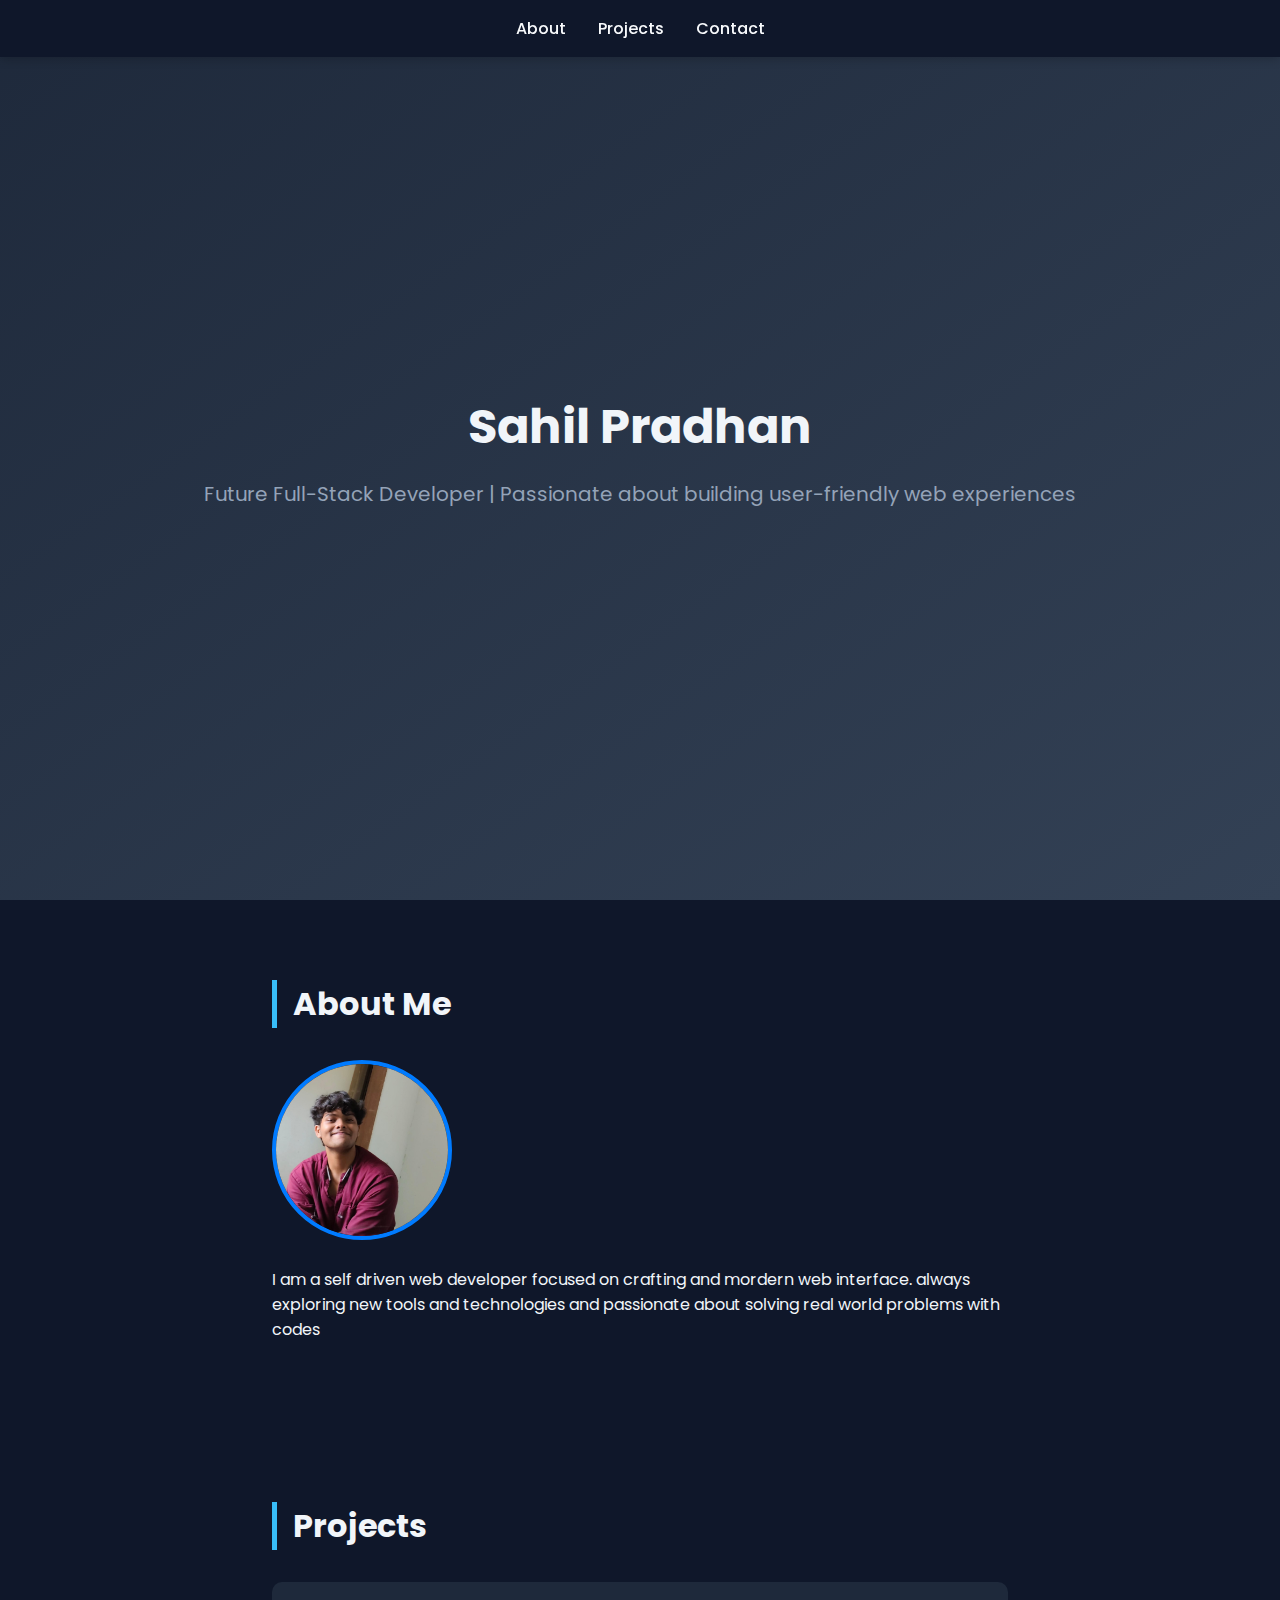
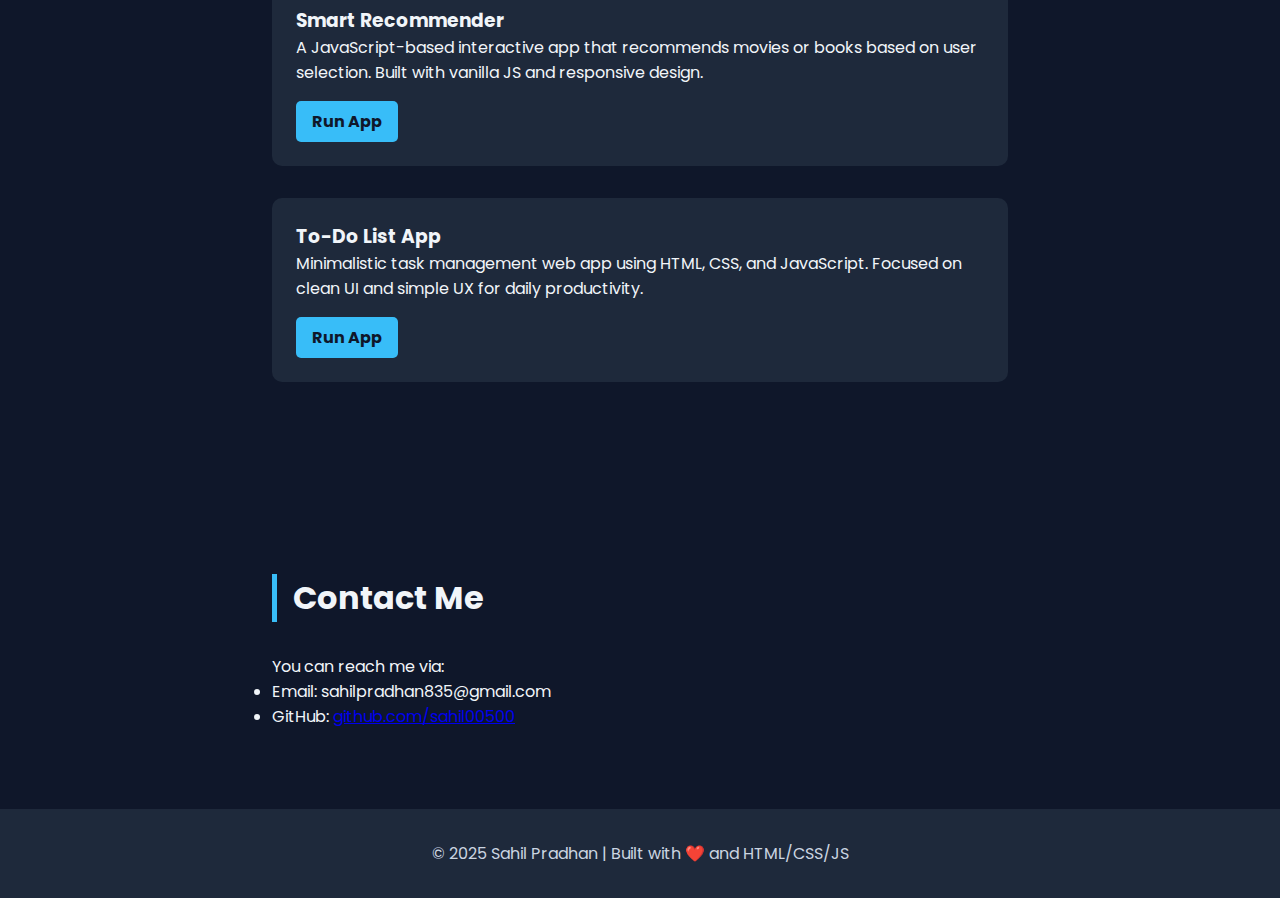
<file: index.html>
<!DOCTYPE html>
<html lang="en">
<head>
  <meta charset="UTF-8" />
  <meta name="viewport" content="width=device-width, initial-scale=1.0" />
  <title>“Such a drag.” </title>
  <link href="https://fonts.googleapis.com/css2?family=Poppins:wght@300;600&display=swap" rel="stylesheet">
  <style>
    * {
      margin: 0;
      padding: 0;
      box-sizing: border-box;
      scroll-behavior: smooth;
    }
    body {
      font-family: 'Poppins', sans-serif;
      background-color: #0f172a;
      color: #f1f5f9;
    }
    header {
      height: 100vh;
      background: linear-gradient(to bottom right, #1e293b, #334155);
      display: flex;
      flex-direction: column;
      justify-content: center;
      align-items: center;
      text-align: center;
      padding: 2rem;
    }
    header h1 {
      font-size: 3rem;
    }
    header p {
      margin-top: 1rem;
      font-size: 1.25rem;
      color: #94a3b8;
    }
    nav {
      position: fixed;
      top: 0;
      width: 100%;
      background-color: #0f172a;
      display: flex;
      justify-content: center;
      gap: 2rem;
      padding: 1rem;
      z-index: 999;
      box-shadow: 0 2px 10px rgba(0,0,0,0.2);
    }
    nav a {
      text-decoration: none;
      color: #f8fafc;
      font-weight: 500;
    }
    section {
      padding: 5rem 2rem;
      max-width: 800px;
      margin: auto;
    }
    h2 {
      margin-bottom: 2rem;
      font-size: 2rem;
      border-left: 5px solid #38bdf8;
      padding-left: 1rem;
    }
    .project {
      background-color: #1e293b;
      padding: 1.5rem;
      margin-bottom: 2rem;
      border-radius: 10px;
      transition: transform 0.3s ease;
    }
    .project:hover {
      transform: translateY(-5px);
    }
    footer {
      text-align: center;
      padding: 2rem;
      background-color: #1e293b;
      color: #cbd5e1;
    }
    a.btn {
      display: inline-block;
      margin-top: 1rem;
      padding: 0.5rem 1rem;
      background-color: #38bdf8;
      color: #0f172a;
      border-radius: 5px;
      text-decoration: none;
      font-weight: bold;
    }
    .profile-pic {
  width: 180px;
  height: 180px;
  object-fit: cover;
  border-radius: 50%;
  border: 4px solid #007bff;
  margin-bottom: 20px;
}

  </style>
</head>
<body>
  <nav>
    <a href="#about">About</a>
    <a href="#projects">Projects</a>
    <a href="#contact">Contact</a>
  </nav>

  <header>
    <h1>Sahil Pradhan</h1>
    <p>Future Full-Stack Developer | Passionate about building user-friendly web experiences</p>
  </header>

  <section id="about">
  <h2>About Me</h2>
  <img src="sahil.jpg" alt="Sahil's photo" class="profile-pic" />
  <p> I am a self driven web developer  focused on crafting and mordern web interface. always exploring 
    new tools and technologies and passionate about solving real world problems with codes
  </p>
</section>

  <section id="projects">
    <h2>Projects</h2>
  
    <div class="project">
      <h3>Smart Recommender</h3>
      <p>A JavaScript-based interactive app that recommends movies or books based on user selection. Built with vanilla JS and responsive design.</p>
      <a href="recommendation_app/index.html" target="_blank" class="btn">Run App</a>
    </div>
  
    <div class="project">
      <h3>To-Do List App</h3>
      <p>Minimalistic task management web app using HTML, CSS, and JavaScript. Focused on clean UI and simple UX for daily productivity.</p>
      <a href="todo_list_web_app/index.html" target="_blank" class="btn">Run App</a>
    </div>
  </section>
  

  <section id="contact">
    <h2>Contact Me</h2>
    <p>You can reach me via:</p>
    <ul>
      <li>Email: sahilpradhan835@gmail.com</li>
      <li>GitHub: <a href="https://github.com/sahil00500" target="_blank">github.com/sahil00500</a></li>
    </ul>
  </section>

  <footer>
    &copy; 2025 Sahil Pradhan | Built with ❤️ and HTML/CSS/JS
  </footer>
</body>
</html>
</file>
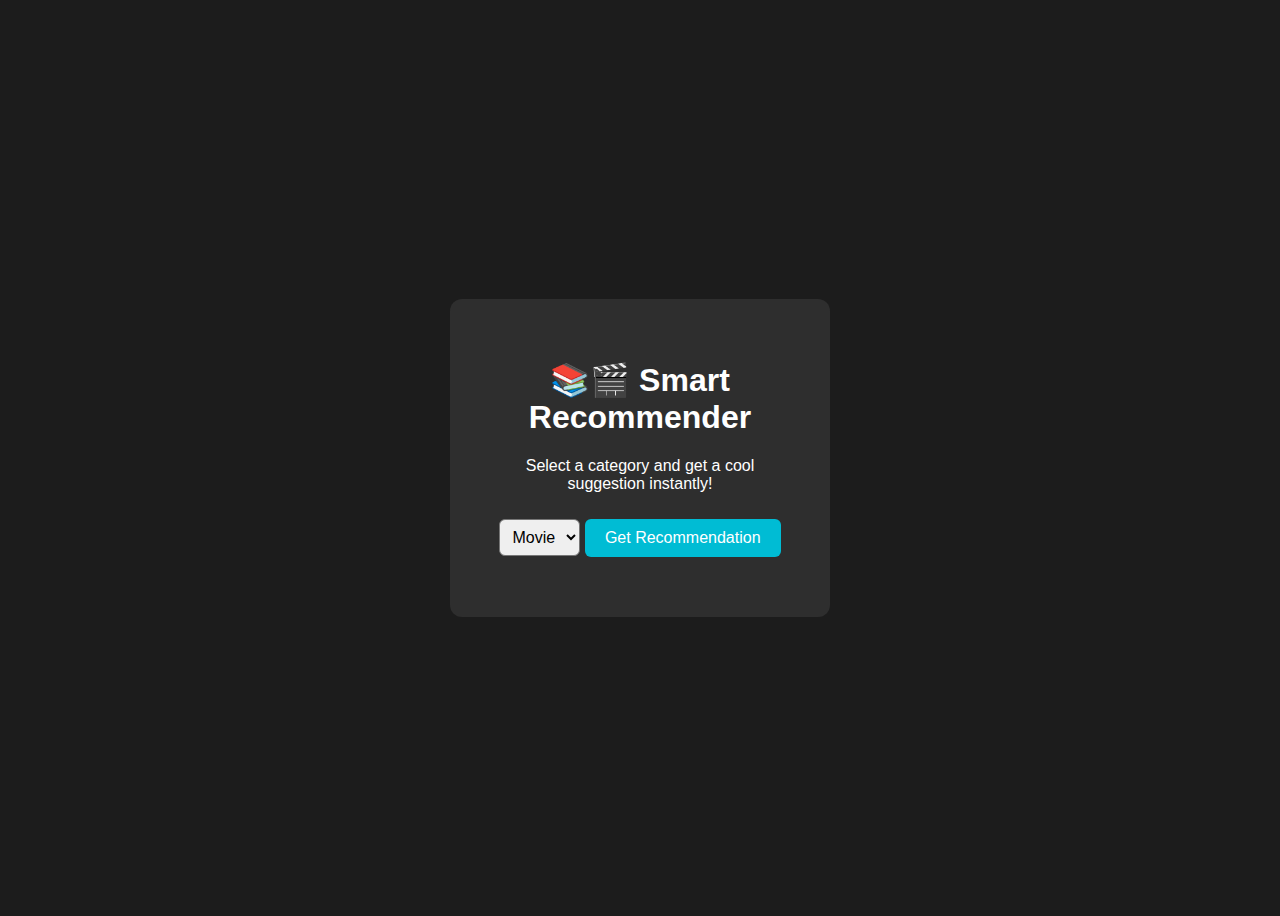
<file: recommendation_app/index.html>
<!DOCTYPE html>
<html lang="en">
<head>
    <meta charset="UTF-8">
    <title>Smart Recommender</title>
    <link rel="stylesheet" href="style.css">
</head>
<body>
    <div class="app-container">
        <h1>📚🎬 Smart Recommender</h1>
        <p>Select a category and get a cool suggestion instantly!</p>
        <select id="category">
            <option value="movie">Movie</option>
            <option value="book">Book</option>
        </select>
        <button onclick="getRecommendation()">Get Recommendation</button>
        <div id="result"></div>
    </div>
    <script src="script.js"></script>
</body>
</html>
</file>
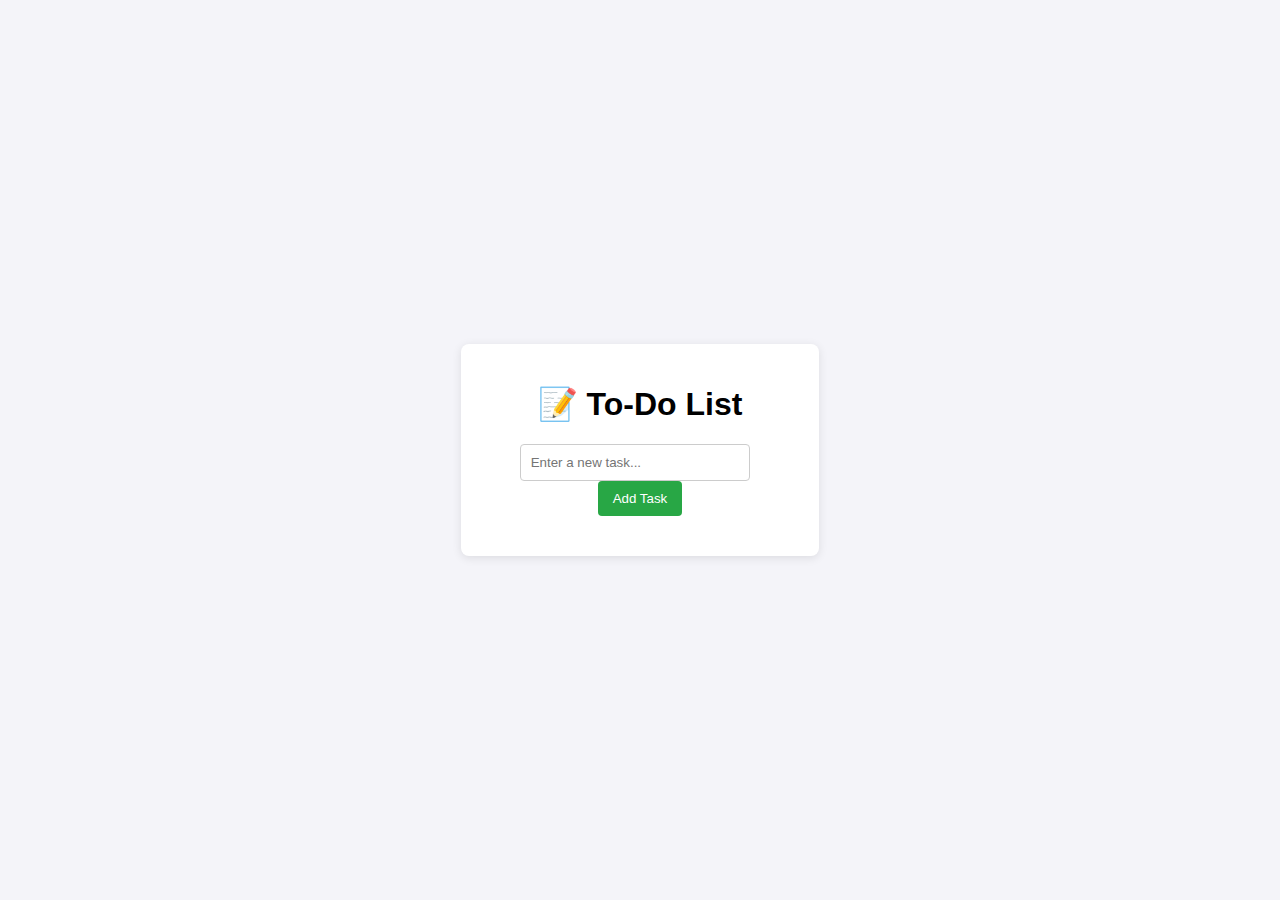
<file: todo_list_web_app/index.html>
<!DOCTYPE html>
<html lang="en">
<head>
    <meta charset="UTF-8">
    <meta name="viewport" content="width=device-width, initial-scale=1.0">
    <title>To-Do List App</title>
    <link rel="stylesheet" href="style.css">
</head>
<body>
    <div class="app">
        <h1>📝 To-Do List</h1>
        <input type="text" id="taskInput" placeholder="Enter a new task..." />
        <button onclick="addTask()">Add Task</button>
        <ul id="taskList"></ul>
    </div>
    <script src="script.js"></script>
</body>
</html>
</file>
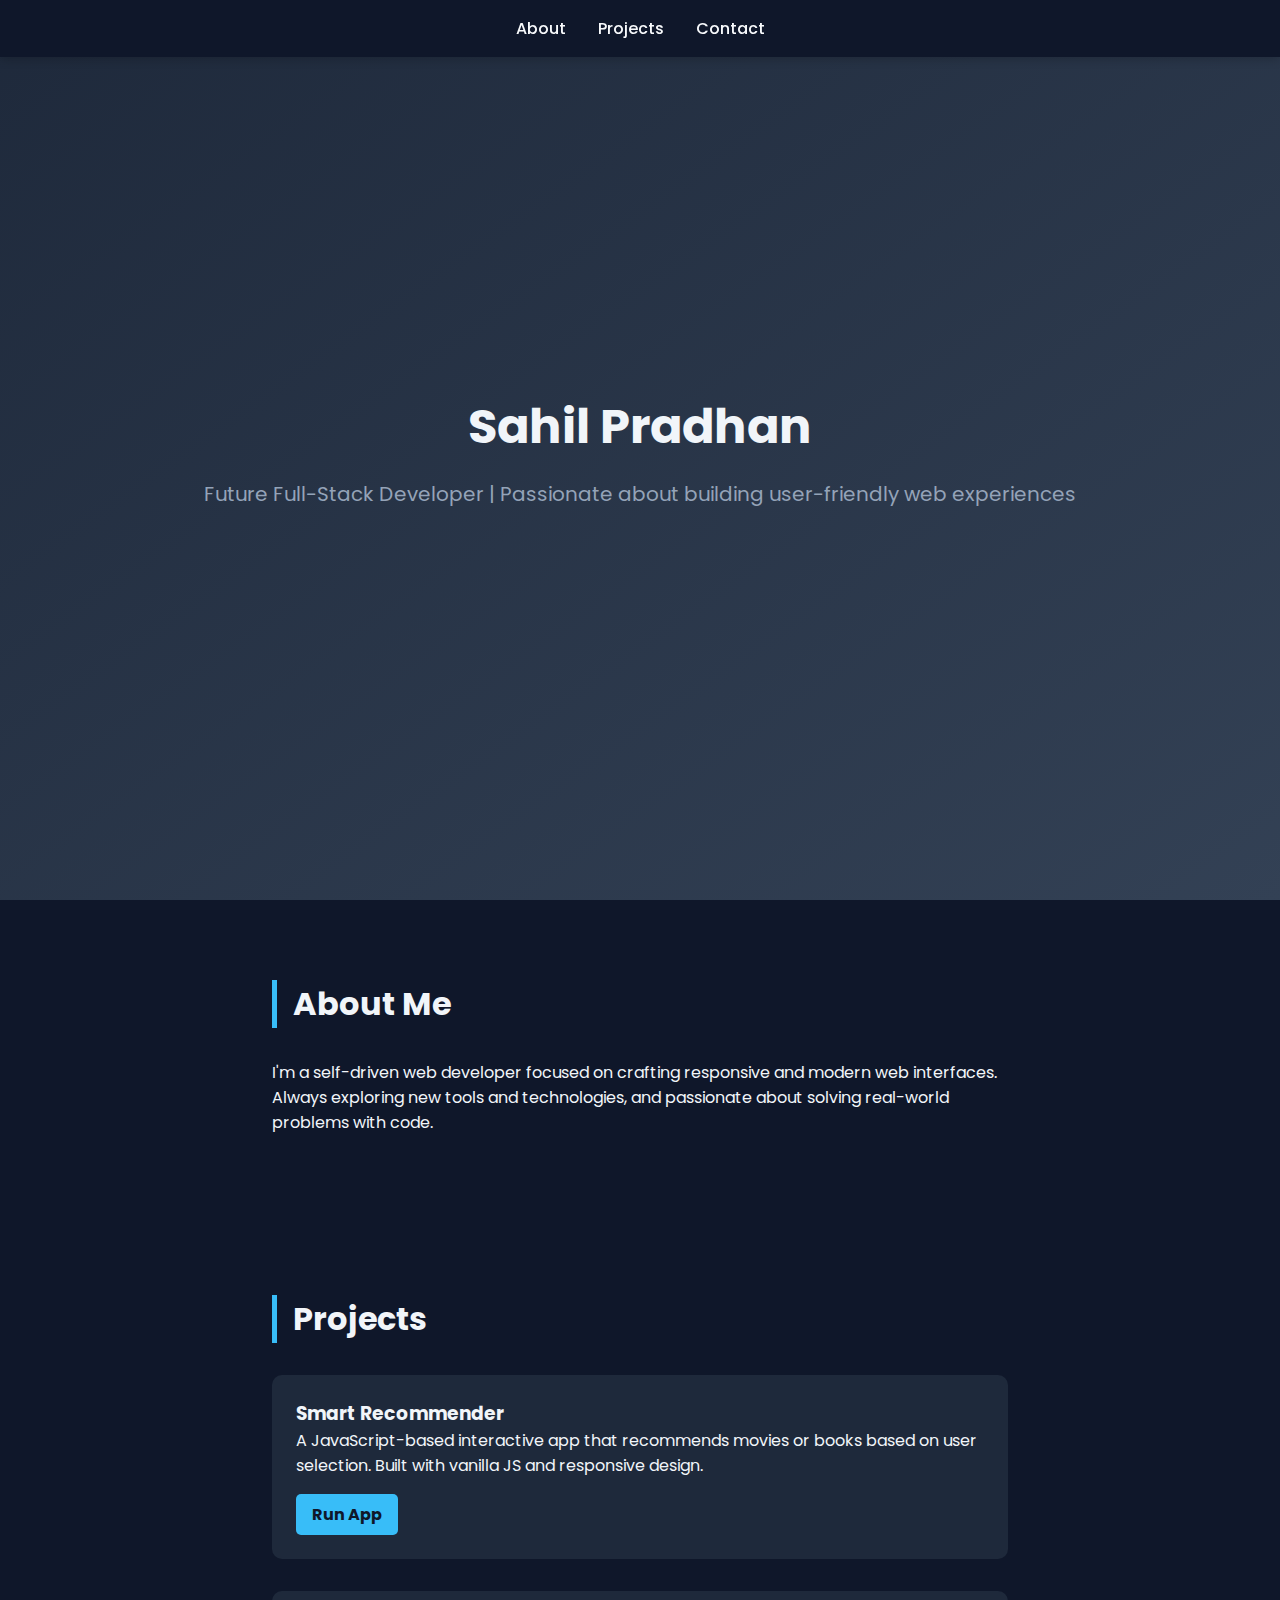
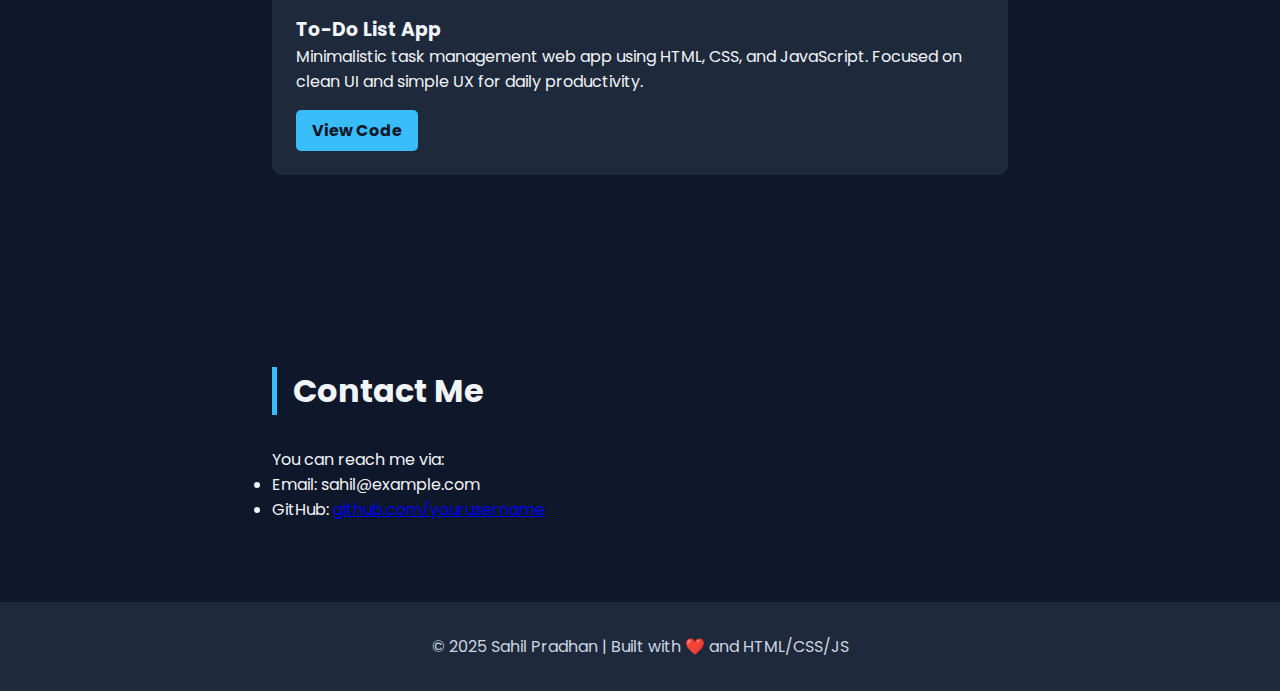
<file: index copy.html>
<!DOCTYPE html>
<html lang="en">
<head>
  <meta charset="UTF-8" />
  <meta name="viewport" content="width=device-width, initial-scale=1.0" />
  <title>Sahil Pradhan | Portfolio</title>
  <link href="https://fonts.googleapis.com/css2?family=Poppins:wght@300;600&display=swap" rel="stylesheet">
  <style>
    * {
      margin: 0;
      padding: 0;
      box-sizing: border-box;
      scroll-behavior: smooth;
    }
    body {
      font-family: 'Poppins', sans-serif;
      background-color: #0f172a;
      color: #f1f5f9;
    }
    header {
      height: 100vh;
      background: linear-gradient(to bottom right, #1e293b, #334155);
      display: flex;
      flex-direction: column;
      justify-content: center;
      align-items: center;
      text-align: center;
      padding: 2rem;
    }
    header h1 {
      font-size: 3rem;
    }
    header p {
      margin-top: 1rem;
      font-size: 1.25rem;
      color: #94a3b8;
    }
    nav {
      position: fixed;
      top: 0;
      width: 100%;
      background-color: #0f172a;
      display: flex;
      justify-content: center;
      gap: 2rem;
      padding: 1rem;
      z-index: 999;
      box-shadow: 0 2px 10px rgba(0,0,0,0.2);
    }
    nav a {
      text-decoration: none;
      color: #f8fafc;
      font-weight: 500;
    }
    section {
      padding: 5rem 2rem;
      max-width: 800px;
      margin: auto;
    }
    h2 {
      margin-bottom: 2rem;
      font-size: 2rem;
      border-left: 5px solid #38bdf8;
      padding-left: 1rem;
    }
    .project {
      background-color: #1e293b;
      padding: 1.5rem;
      margin-bottom: 2rem;
      border-radius: 10px;
      transition: transform 0.3s ease;
    }
    .project:hover {
      transform: translateY(-5px);
    }
    footer {
      text-align: center;
      padding: 2rem;
      background-color: #1e293b;
      color: #cbd5e1;
    }
    a.btn {
      display: inline-block;
      margin-top: 1rem;
      padding: 0.5rem 1rem;
      background-color: #38bdf8;
      color: #0f172a;
      border-radius: 5px;
      text-decoration: none;
      font-weight: bold;
    }
  </style>
</head>
<body>
  <nav>
    <a href="#about">About</a>
    <a href="#projects">Projects</a>
    <a href="#contact">Contact</a>
  </nav>

  <header>
    <h1>Sahil Pradhan</h1>
    <p>Future Full-Stack Developer | Passionate about building user-friendly web experiences</p>
  </header>

  <section id="about">
    <h2>About Me</h2>
    <p>
      I'm a self-driven web developer focused on crafting responsive and modern web interfaces.
      Always exploring new tools and technologies, and passionate about solving real-world problems with code.
    </p>
  </section>

  <section id="projects">
    <h2>Projects</h2>
    <div class="project">
      <h3>Smart Recommender</h3>
      <p>A JavaScript-based interactive app that recommends movies or books based on user selection. Built with vanilla JS and responsive design.</p>
      <a href="recommendation_app/index.html" class="btn" target="_blank">Run App</a>

    </div>
    <div class="project">
      <h3>To-Do List App</h3>
      <p>Minimalistic task management web app using HTML, CSS, and JavaScript. Focused on clean UI and simple UX for daily productivity.</p>
      <a href="#" class="btn">View Code</a>
    </div>
  </section>

  <section id="contact">
    <h2>Contact Me</h2>
    <p>You can reach me via:</p>
    <ul>
      <li>Email: sahil@example.com</li>
      <li>GitHub: <a href="https://github.com/yourusername" target="_blank">github.com/yourusername</a></li>
    </ul>
  </section>

  <footer>
    &copy; 2025 Sahil Pradhan | Built with ❤️ and HTML/CSS/JS
  </footer>
</body>
</html>
</file>
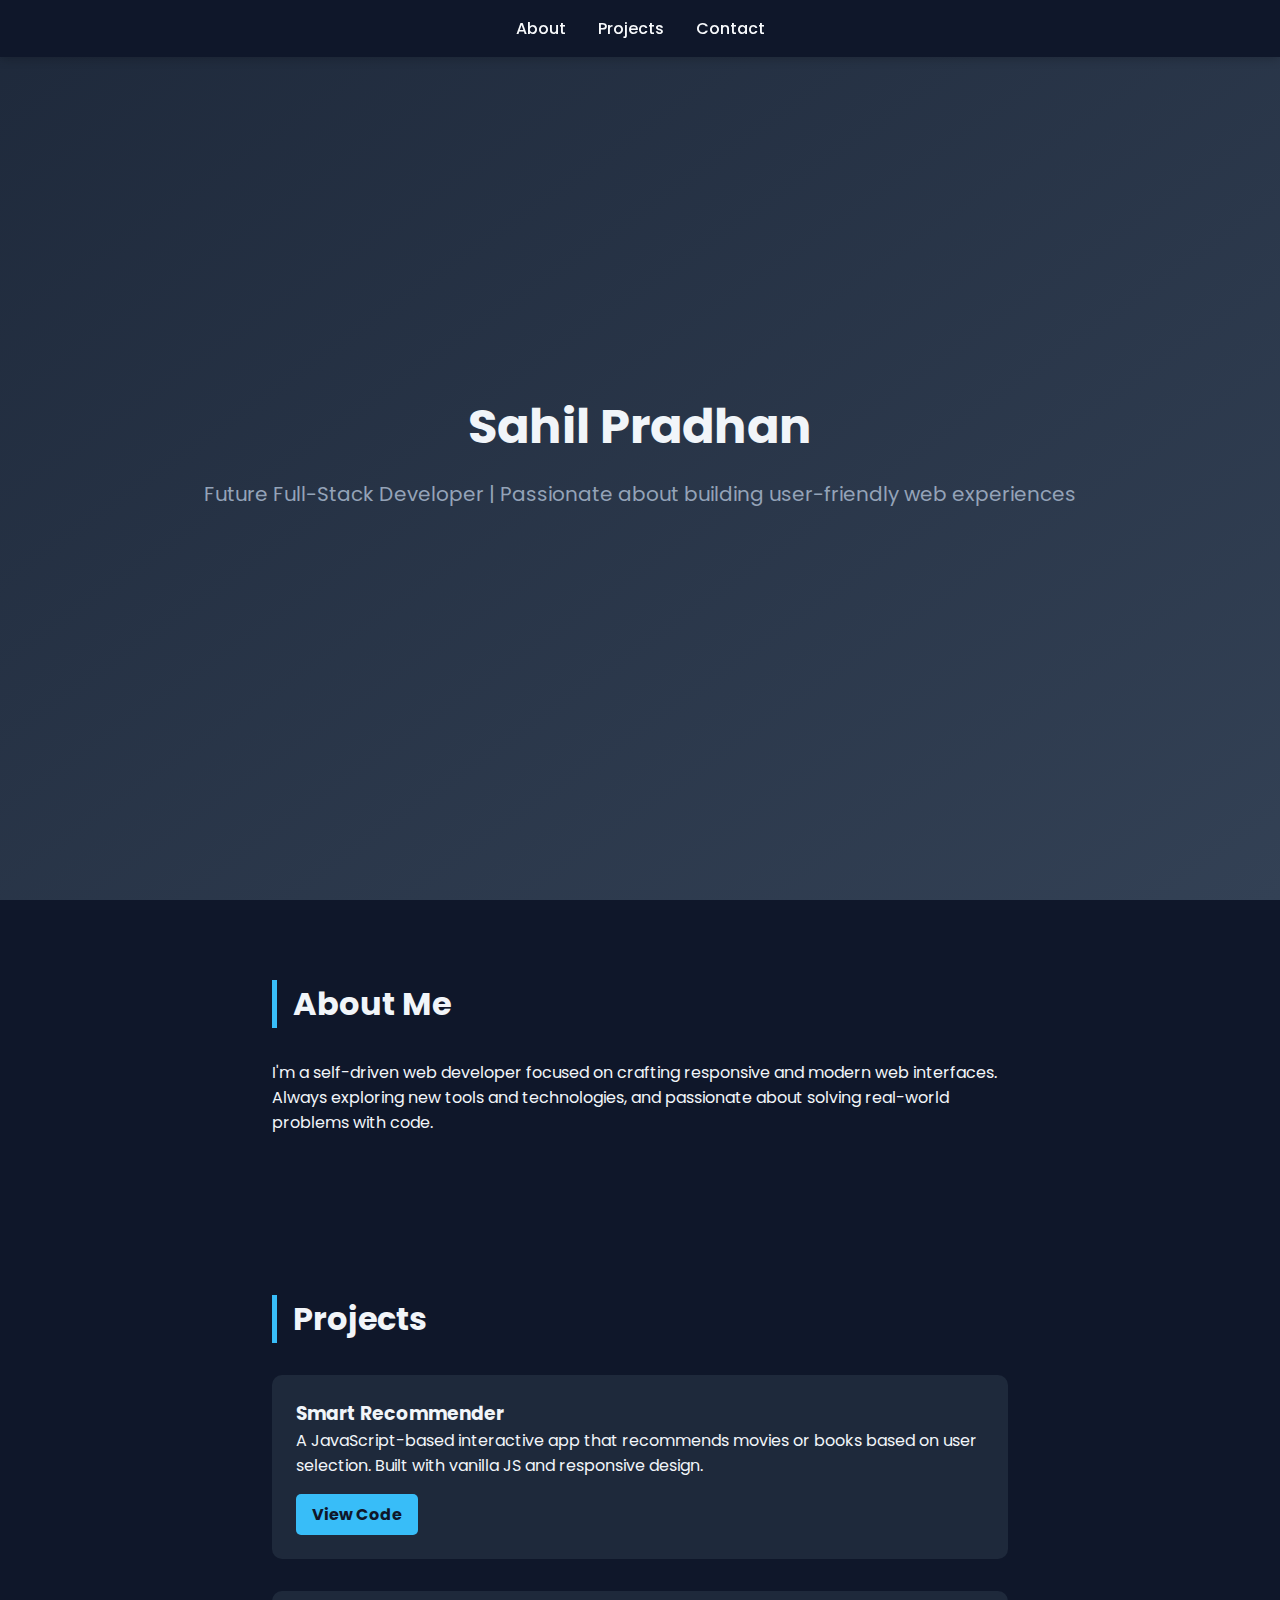
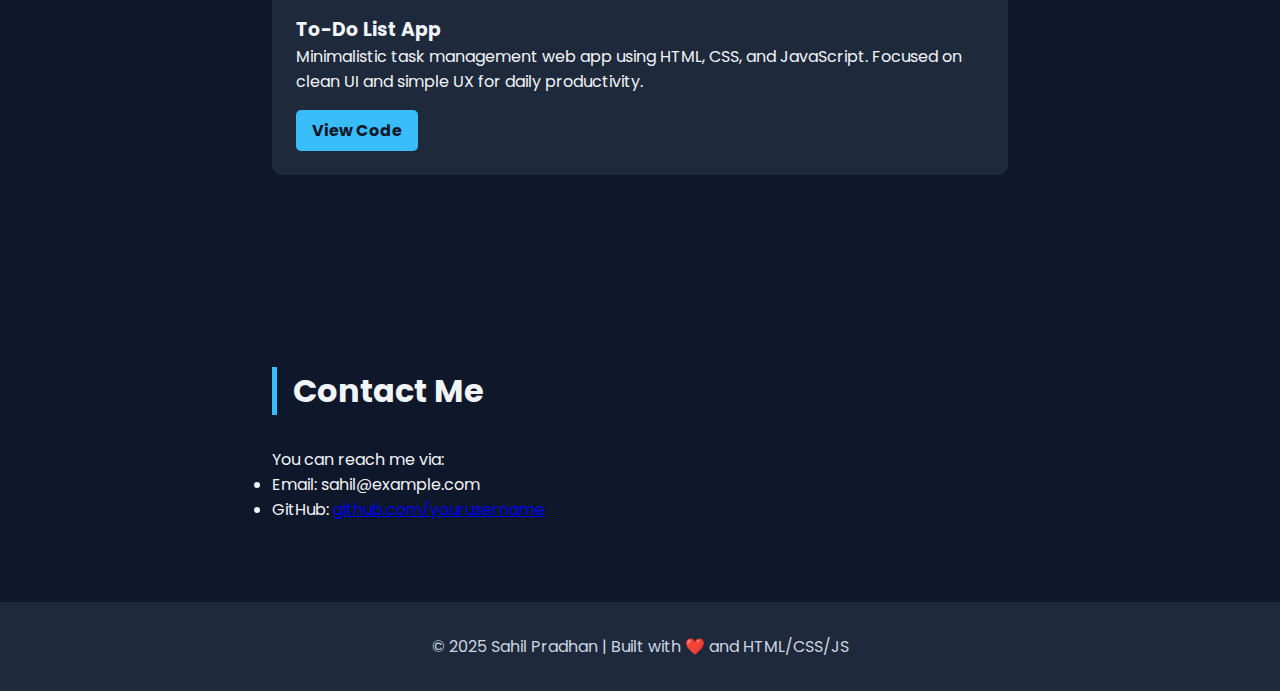
<file: sahil_portfolio_site.html>
<!DOCTYPE html>
<html lang="en">
<head>
  <meta charset="UTF-8" />
  <meta name="viewport" content="width=device-width, initial-scale=1.0" />
  <title>Sahil Pradhan | Portfolio</title>
  <link href="https://fonts.googleapis.com/css2?family=Poppins:wght@300;600&display=swap" rel="stylesheet">
  <style>
    * {
      margin: 0;
      padding: 0;
      box-sizing: border-box;
      scroll-behavior: smooth;
    }
    body {
      font-family: 'Poppins', sans-serif;
      background-color: #0f172a;
      color: #f1f5f9;
    }
    header {
      height: 100vh;
      background: linear-gradient(to bottom right, #1e293b, #334155);
      display: flex;
      flex-direction: column;
      justify-content: center;
      align-items: center;
      text-align: center;
      padding: 2rem;
    }
    header h1 {
      font-size: 3rem;
    }
    header p {
      margin-top: 1rem;
      font-size: 1.25rem;
      color: #94a3b8;
    }
    nav {
      position: fixed;
      top: 0;
      width: 100%;
      background-color: #0f172a;
      display: flex;
      justify-content: center;
      gap: 2rem;
      padding: 1rem;
      z-index: 999;
      box-shadow: 0 2px 10px rgba(0,0,0,0.2);
    }
    nav a {
      text-decoration: none;
      color: #f8fafc;
      font-weight: 500;
    }
    section {
      padding: 5rem 2rem;
      max-width: 800px;
      margin: auto;
    }
    h2 {
      margin-bottom: 2rem;
      font-size: 2rem;
      border-left: 5px solid #38bdf8;
      padding-left: 1rem;
    }
    .project {
      background-color: #1e293b;
      padding: 1.5rem;
      margin-bottom: 2rem;
      border-radius: 10px;
      transition: transform 0.3s ease;
    }
    .project:hover {
      transform: translateY(-5px);
    }
    footer {
      text-align: center;
      padding: 2rem;
      background-color: #1e293b;
      color: #cbd5e1;
    }
    a.btn {
      display: inline-block;
      margin-top: 1rem;
      padding: 0.5rem 1rem;
      background-color: #38bdf8;
      color: #0f172a;
      border-radius: 5px;
      text-decoration: none;
      font-weight: bold;
    }
  </style>
</head>
<body>
  <nav>
    <a href="#about">About</a>
    <a href="#projects">Projects</a>
    <a href="#contact">Contact</a>
  </nav>

  <header>
    <h1>Sahil Pradhan</h1>
    <p>Future Full-Stack Developer | Passionate about building user-friendly web experiences</p>
  </header>

  <section id="about">
    <h2>About Me</h2>
    <p>
      I'm a self-driven web developer focused on crafting responsive and modern web interfaces.
      Always exploring new tools and technologies, and passionate about solving real-world problems with code.
    </p>
  </section>

  <section id="projects">
    <h2>Projects</h2>
    <div class="project">
      <h3>Smart Recommender</h3>
      <p>A JavaScript-based interactive app that recommends movies or books based on user selection. Built with vanilla JS and responsive design.</p>
      <a href="#" class="btn">View Code</a>
    </div>
    <div class="project">
      <h3>To-Do List App</h3>
      <p>Minimalistic task management web app using HTML, CSS, and JavaScript. Focused on clean UI and simple UX for daily productivity.</p>
      <a href="#" class="btn">View Code</a>
    </div>
  </section>

  <section id="contact">
    <h2>Contact Me</h2>
    <p>You can reach me via:</p>
    <ul>
      <li>Email: sahil@example.com</li>
      <li>GitHub: <a href="https://github.com/yourusername" target="_blank">github.com/yourusername</a></li>
    </ul>
  </section>

  <footer>
    &copy; 2025 Sahil Pradhan | Built with ❤️ and HTML/CSS/JS
  </footer>
</body>
</html>
</file>
<file: recommendation_app/style.css>
body {
    font-family: 'Segoe UI', sans-serif;
    background-color: #1c1c1c;
    color: #fff;
    display: flex;
    justify-content: center;
    align-items: center;
    height: 100vh;
}
.app-container {
    background: #2e2e2e;
    padding: 40px;
    border-radius: 12px;
    text-align: center;
    width: 300px;
}
button {
    margin-top: 10px;
    padding: 10px 20px;
    font-size: 16px;
    background-color: #00bcd4;
    color: white;
    border: none;
    border-radius: 6px;
    cursor: pointer;
}
button:hover {
    background-color: #0097a7;
}
select {
    padding: 8px;
    margin-top: 10px;
    font-size: 16px;
    border-radius: 6px;
}
#result {
    margin-top: 20px;
    font-size: 18px;
    font-weight: bold;
}
</file>
<file: todo_list_web_app/style.css>
body {
    font-family: 'Segoe UI', sans-serif;
    background-color: #f4f4f9;
    margin: 0;
    padding: 0;
    display: flex;
    justify-content: center;
    align-items: center;
    height: 100vh;
}

.app {
    background-color: #fff;
    padding: 20px 30px;
    border-radius: 8px;
    box-shadow: 0 2px 10px rgba(0, 0, 0, 0.1);
    text-align: center;
}

input[type="text"] {
    padding: 10px;
    width: 70%;
    margin-right: 10px;
    border: 1px solid #ccc;
    border-radius: 4px;
}

button {
    padding: 10px 15px;
    background-color: #28a745;
    color: white;
    border: none;
    border-radius: 4px;
    cursor: pointer;
}

button:hover {
    background-color: #218838;
}

ul {
    list-style-type: none;
    padding: 0;
    margin-top: 20px;
}

li {
    padding: 10px;
    border-bottom: 1px solid #ddd;
    text-align: left;
    display: flex;
    justify-content: space-between;
    align-items: center;
}

li button {
    background-color: #dc3545;
    padding: 5px 10px;
    border: none;
    border-radius: 3px;
    color: white;
    cursor: pointer;
}

li button:hover {
    background-color: #c82333;
}
</file>
